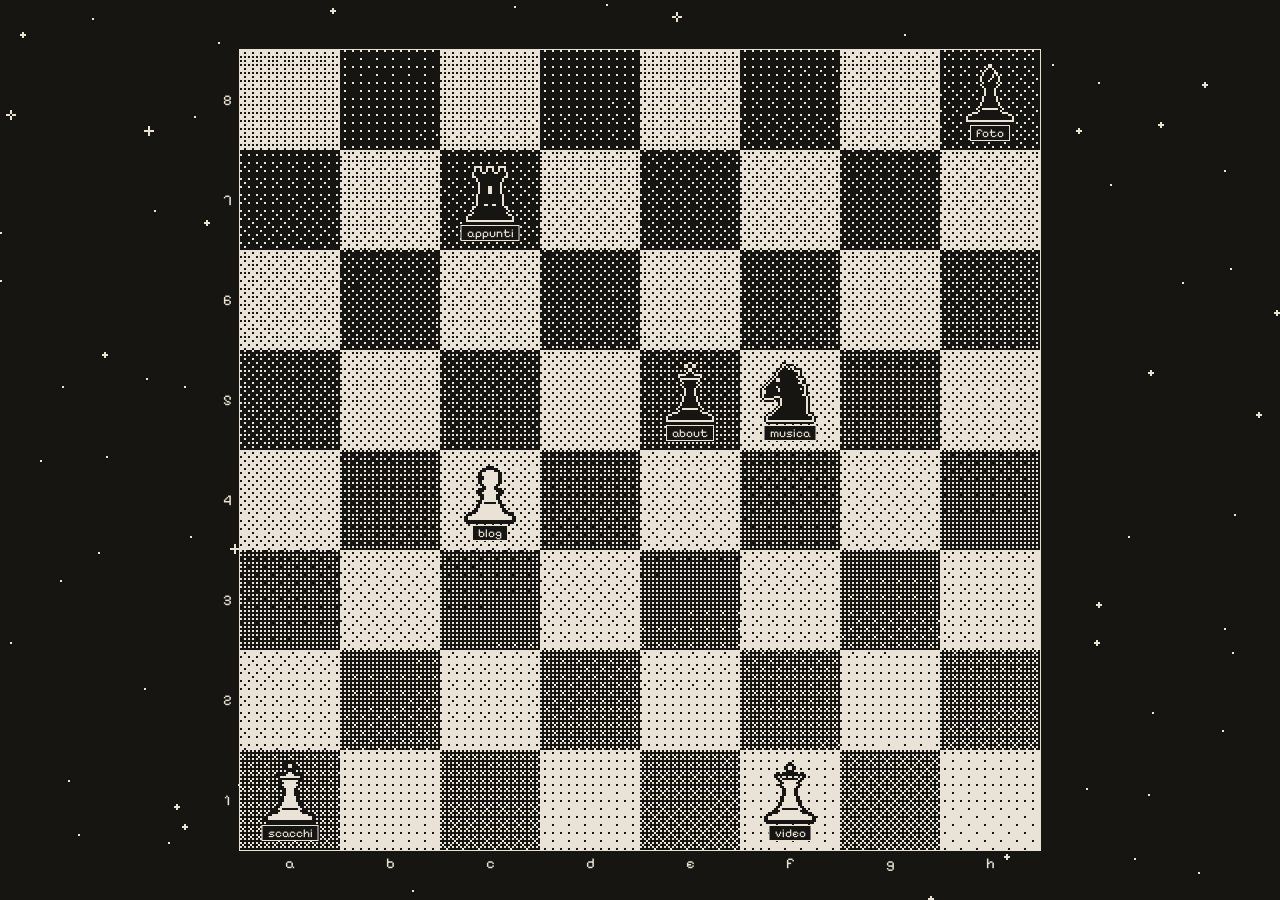
<file: index.html>
<!DOCTYPE html>
<html lang="it">
<head>
    <meta charset="UTF-8">
    <meta name="viewport" content="width=device-width, initial-scale=1.0">
    <title>Martino Cosci</title>
    <link rel="icon" href="data:,">
    <link rel="stylesheet" href="assets/style.css">
    <link rel="stylesheet" href="assets/board.css">
</head>
<body class="desk">
    <canvas id="fondo" aria-hidden="true"></canvas>
    <svg width="0" height="0" style="position:absolute" aria-hidden="true" focusable="false">
        <filter id="aspro" color-interpolation-filters="sRGB"><feComponentTransfer><feFuncA type="discrete" tableValues="0 0 1 1 1"/></feComponentTransfer></filter>
    </svg>
    <h1 class="sr">miti</h1>

    <main class="stage">
        <div class="frame">
            <div class="ranks" aria-hidden="true"></div>
            <div class="bd">
                <canvas id="cv" aria-hidden="true"></canvas>
                <div class="board" id="board" role="group" aria-label="scacchiera"></div>
            </div>
            <div class="files" aria-hidden="true"></div>
        </div>
        <noscript><p class="nojs">la scacchiera ha bisogno di javascript.</p></noscript>
    </main>

    <script src="data/blog.js"></script>
    <script src="data/musica.js"></script>
    <script src="data/scacchi.js"></script>
    <script src="data/appunti.js"></script>
    <script src="data/foto.js"></script>
    <script src="data/video.js"></script>
    <script src="data/about.js"></script>
    <script src="assets/render.js"></script>
    <script src="assets/posizione.js"></script>
    <script src="assets/board.js"></script>
</body>
</html>
</file>
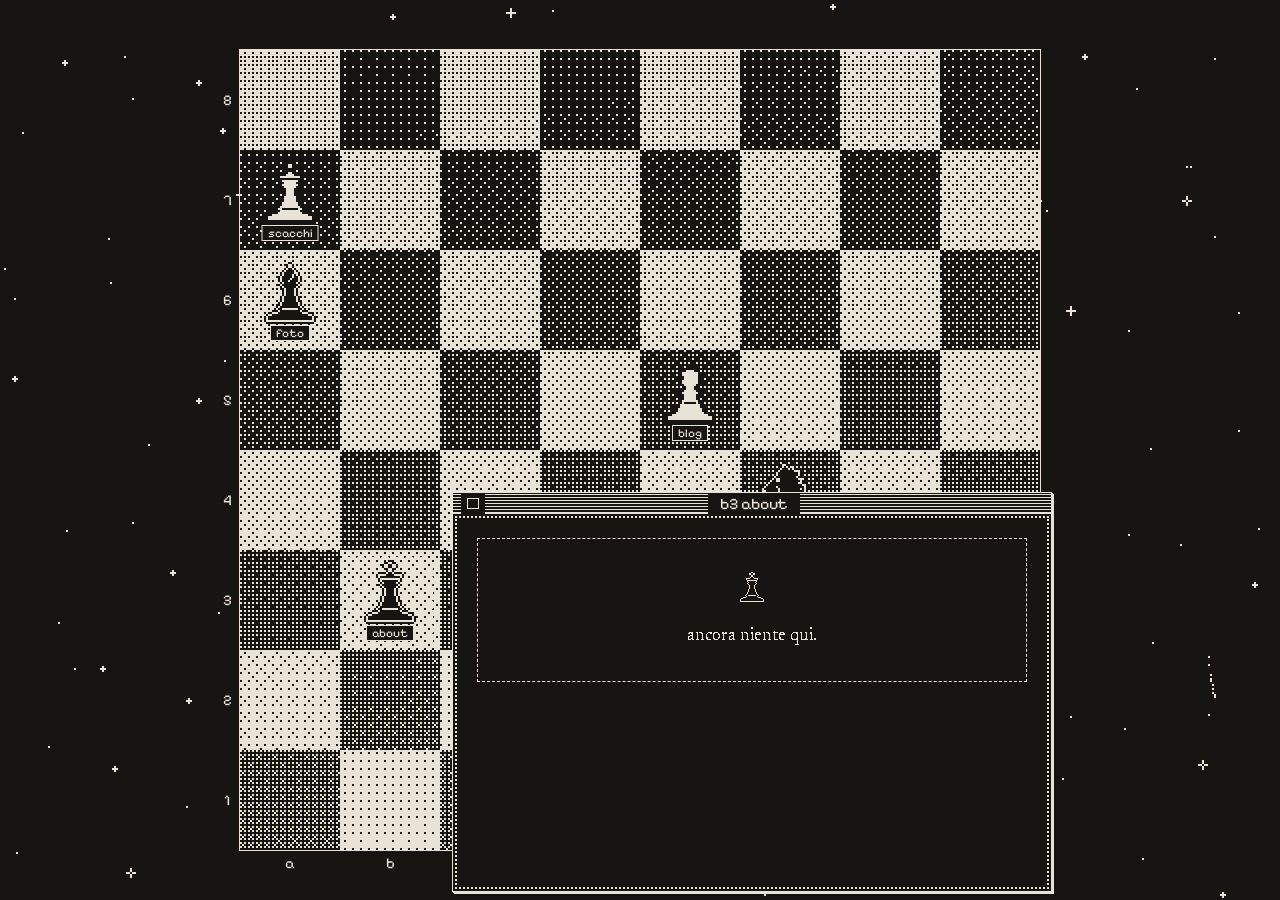
<file: about.html>
<!DOCTYPE html>
<html lang="it">
<head>
    <meta charset="UTF-8">
    <meta name="viewport" content="width=device-width, initial-scale=1.0">
    <title>about - miti</title>
    <noscript><meta http-equiv="refresh" content="0;url=index.html#about"></noscript>
    <script>location.replace("index.html#about");</script>
</head>
<body><a href="index.html#about">about</a></body>
</html>
</file>
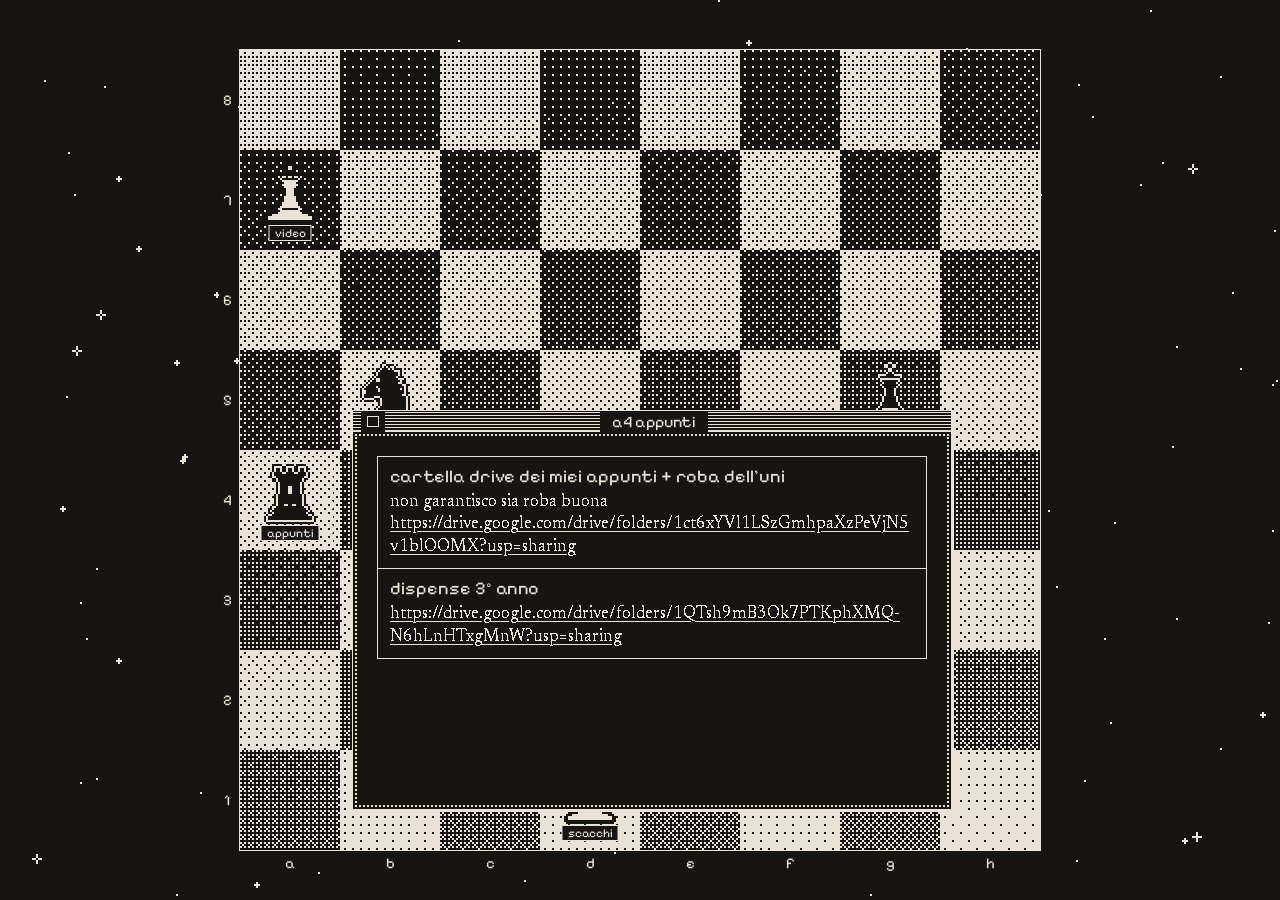
<file: appunti.html>
<!DOCTYPE html>
<html lang="it">
<head>
    <meta charset="UTF-8">
    <meta name="viewport" content="width=device-width, initial-scale=1.0">
    <title>appunti - miti</title>
    <noscript><meta http-equiv="refresh" content="0;url=index.html#appunti"></noscript>
    <script>location.replace("index.html#appunti");</script>
</head>
<body><a href="index.html#appunti">appunti</a></body>
</html>
</file>
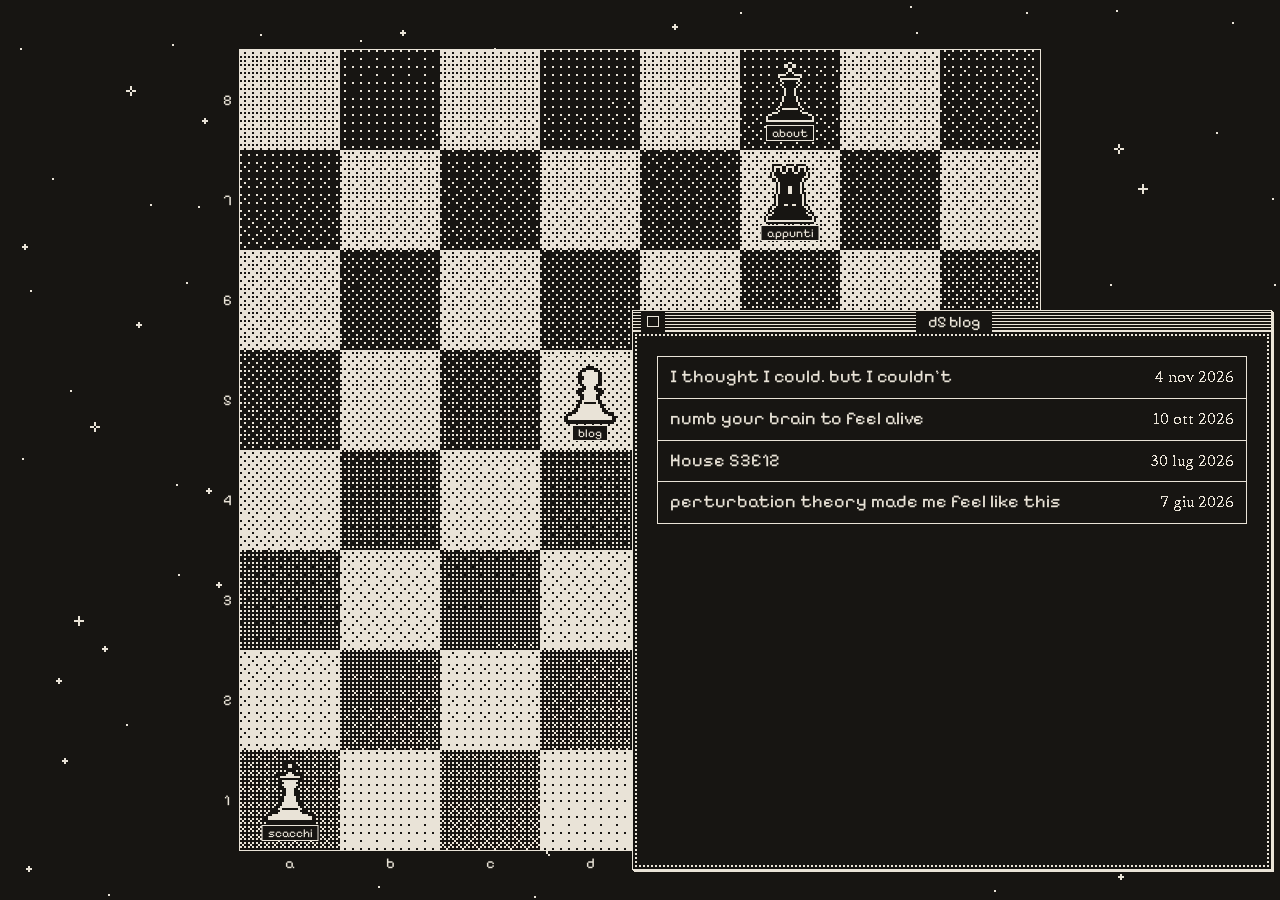
<file: blog.html>
<!DOCTYPE html>
<html lang="it">
<head>
    <meta charset="UTF-8">
    <meta name="viewport" content="width=device-width, initial-scale=1.0">
    <title>blog - miti</title>
    <noscript><meta http-equiv="refresh" content="0;url=index.html#blog"></noscript>
    <script>location.replace("index.html#blog");</script>
</head>
<body><a href="index.html#blog">blog</a></body>
</html>
</file>
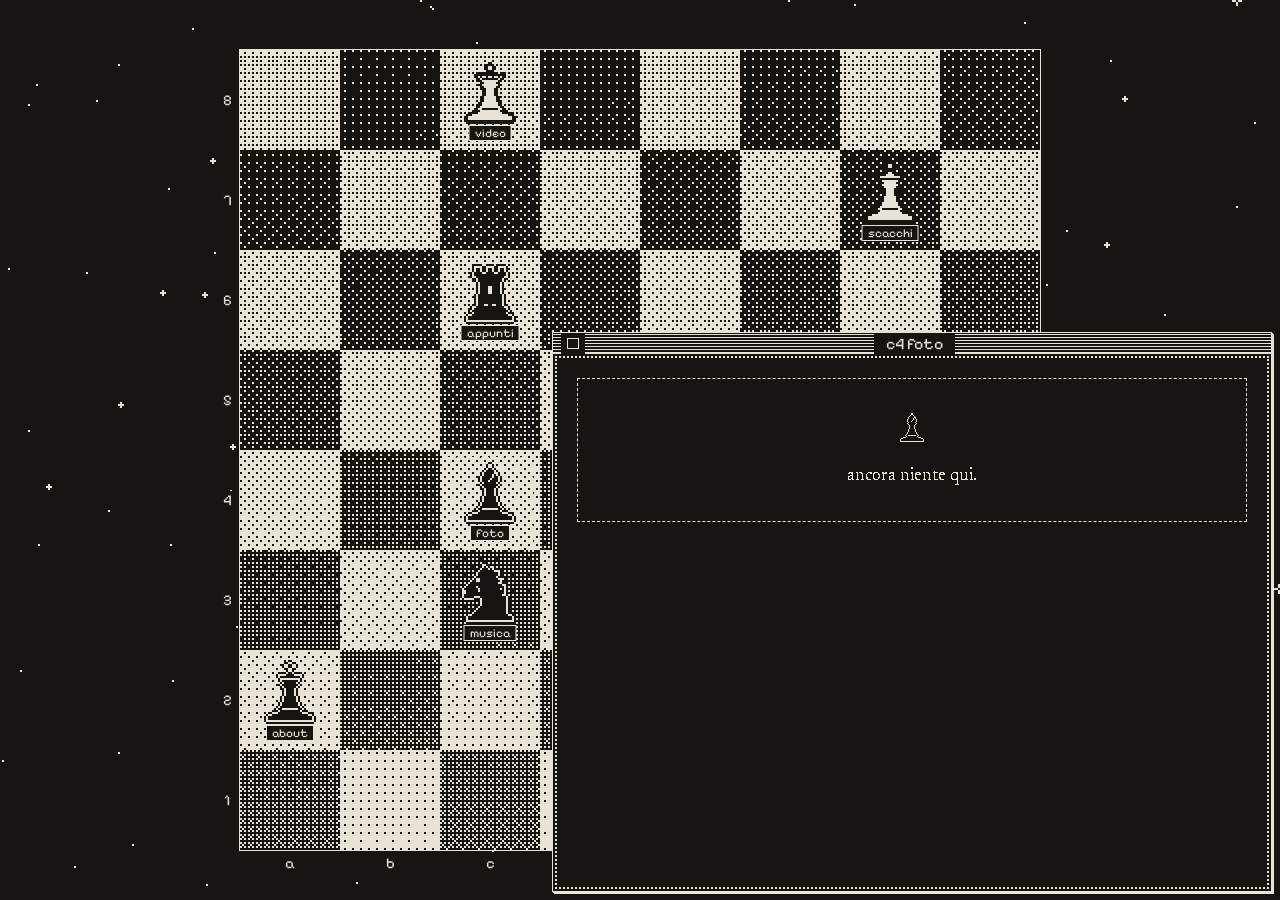
<file: foto.html>
<!DOCTYPE html>
<html lang="it">
<head>
    <meta charset="UTF-8">
    <meta name="viewport" content="width=device-width, initial-scale=1.0">
    <title>foto - miti</title>
    <noscript><meta http-equiv="refresh" content="0;url=index.html#foto"></noscript>
    <script>
        /* vecchio indirizzo foto.html?serie=nome -> index.html#foto/nome */
        var s = new URLSearchParams(location.search).get("serie");
        location.replace("index.html#foto" + (s ? "/" + encodeURIComponent(s) : ""));
    </script>
</head>
<body><a href="index.html#foto">foto</a></body>
</html>
</file>
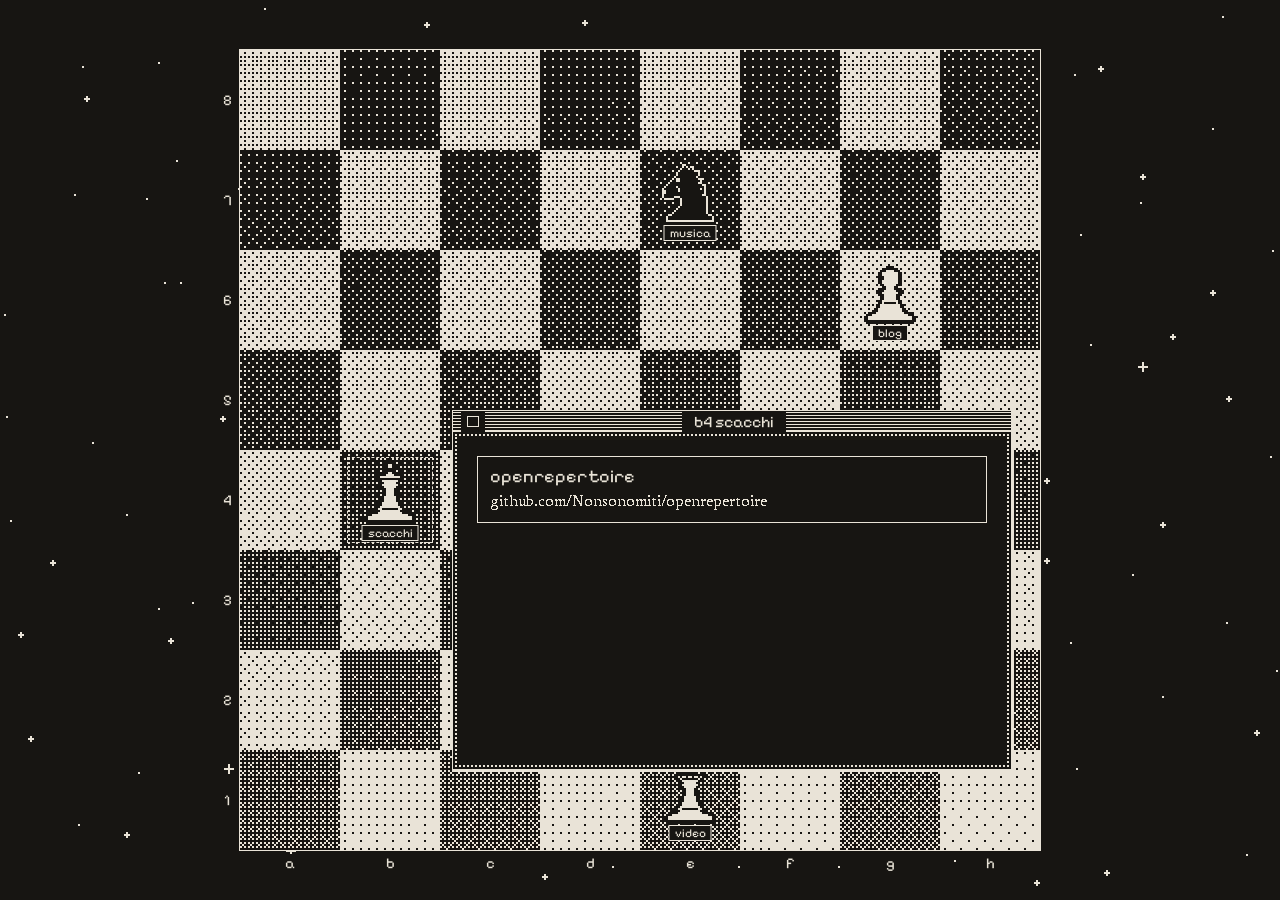
<file: scacchi.html>
<!DOCTYPE html>
<html lang="it">
<head>
    <meta charset="UTF-8">
    <meta name="viewport" content="width=device-width, initial-scale=1.0">
    <title>scacchi - miti</title>
    <noscript><meta http-equiv="refresh" content="0;url=index.html#scacchi"></noscript>
    <script>location.replace("index.html#scacchi");</script>
</head>
<body><a href="index.html#scacchi">scacchi</a></body>
</html>
</file>
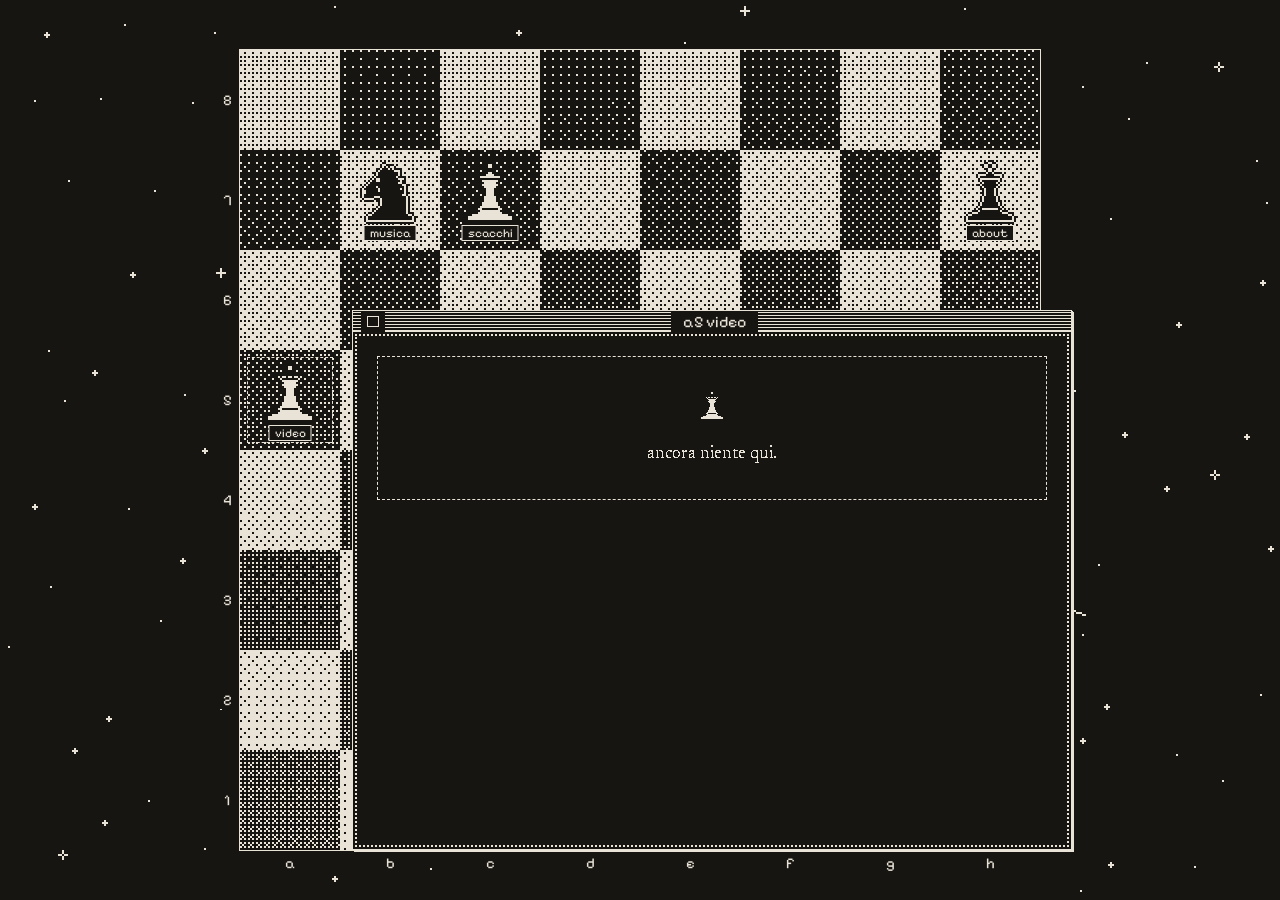
<file: video.html>
<!DOCTYPE html>
<html lang="it">
<head>
    <meta charset="UTF-8">
    <meta name="viewport" content="width=device-width, initial-scale=1.0">
    <title>video - miti</title>
    <noscript><meta http-equiv="refresh" content="0;url=index.html#video"></noscript>
    <script>location.replace("index.html#video");</script>
</head>
<body><a href="index.html#video">video</a></body>
</html>
</file>
<file: assets/style.css>
/* ============================================================
   BASE DEL SITO: font, i due colori, scala degli spazi.
   Un solo aspetto: crema su nero caldo.
   La scacchiera e le finestre sono in board.css; admin.html usa solo questo file.
   ============================================================ */

/* font ospitati nel sito (niente richieste a Google), licenza OFL:
   Pixelify Sans per tutto, Newsreader per il testo dei post */
@font-face {
    font-family: "Pixelify Sans";
    font-weight: 400;
    font-display: swap;
    src: url("fonts/pixelify.woff2") format("woff2");
}

@font-face {
    font-family: "Newsreader";
    font-style: normal;
    font-weight: 400;
    font-display: swap;
    src: url("fonts/newsreader.woff2") format("woff2");
}

:root {
    /* i due colori: --lt crema, --dk nero caldo. I pezzi li usano sempre cosi'. */
    --lt: #E9E3D7;
    --dk: #171512;

    /* inchiostro e carta */
    --ink: var(--lt);
    --paper: var(--dk);

    /* nomi usati da admin.html */
    --bg: var(--paper);
    --fg: var(--ink);
    --muted: color-mix(in srgb, var(--ink) 70%, var(--paper));
    --line: color-mix(in srgb, var(--ink) 35%, var(--paper));
    --accent: var(--ink);

    /* scala degli spazi: multipli di 4px */
    --s1: 4px;
    --s2: 8px;
    --s3: 12px;
    --s4: 16px;
    --s5: 24px;
    --s6: 32px;
    --s7: 48px;

    --pixel: "Pixelify Sans", ui-monospace, Menlo, monospace;
    --font: "Newsreader", Georgia, serif;

    color-scheme: dark;
}

* { box-sizing: border-box; }

body {
    max-width: 38rem;
    margin: 0 auto;
    padding: 3rem 1.25rem 6rem;
    background: var(--paper);
    color: var(--ink);
    font-family: var(--font);
    font-size: 1.125rem;
    line-height: 1.65;
}

::selection { background: var(--ink); color: var(--paper); }

a { color: inherit; text-decoration: none; }

:focus-visible { outline: 2px solid var(--ink); outline-offset: 2px; }

h1, h2 { font-weight: normal; text-wrap: balance; }

p { text-wrap: pretty; }
</file>
<file: assets/board.css>
/* ============================================================
   LA SCACCHIERA: 1 bit, due colori.
   board.js imposta --u (un "pixel" del disegno, in px dello schermo: 1 o 2,
   sempre un numero intero di pixel fisici), --sq (lato di una casa),
   --fs / --chip (font e altezza delle etichette) e --pt (aria sopra il pezzo).
   ============================================================ */

body.desk {
    --cw: 24px;                      /* margine con lettere e numeri */
    max-width: none;
    height: 100dvh;
    margin: 0;
    padding: 0;
    overflow: hidden;
    font-family: var(--pixel);
    font-size: 16px;
    line-height: 1.25;
    -webkit-font-smoothing: none;
    scrollbar-color: var(--ink) var(--paper);
}

.sr {
    position: absolute; width: 1px; height: 1px; overflow: hidden;
    clip-path: inset(50%); white-space: nowrap; margin: 0;
}

#fondo { position: fixed; inset: 0; image-rendering: pixelated; }
.stage { position: fixed; inset: 0; display: grid; place-items: center; }

/* ---------- scacchiera ---------- */
.frame {
    display: grid;
    grid-template: var(--cw) auto var(--cw) / var(--cw) auto var(--cw);
    font-size: 15px;
}

.ranks { grid-area: 2 / 1; display: grid; grid-template-rows: repeat(8, var(--sq)); padding-top: 1px; }
.files { grid-area: 3 / 2; display: grid; grid-template-columns: repeat(8, var(--sq)); padding-left: 1px; }
.ranks, .files { align-items: center; justify-items: center; }
.ranks span, .files span { padding: 0 var(--s1); background: var(--paper); }

.bd {
    grid-area: 2 / 2;
    position: relative;
    width: calc(8 * var(--sq));
    height: calc(8 * var(--sq));
    box-sizing: content-box;
    border: 1px solid var(--ink);
}

#cv { display: block; image-rendering: pixelated; }

.board { position: absolute; inset: 0; }

/* ---------- pezzi ---------- */
.piece {
    position: absolute;
    width: var(--sq); height: var(--sq);
    padding: 0; border: 0; border-radius: 0;
    background: none; color: var(--ink);
    font: inherit; font-size: var(--fs);
    cursor: pointer;
}

.pc {
    position: absolute; left: 50%; top: var(--pt);
    width: calc(32 * var(--u)); height: calc(32 * var(--u));
    margin-left: calc(-16 * var(--u));
    pointer-events: none;
}

.w .f { fill: var(--lt); }
.w .l { fill: var(--dk); }
.b .f { fill: var(--dk); }
.b .l { fill: var(--lt); }
.pc .r { fill: var(--dk); }

/* il nome: un'etichetta piena, sempre visibile */
.nome {
    position: absolute; left: 50%; bottom: var(--pt);
    transform: translateX(-50%);
    height: var(--chip); padding: 0 var(--pp);
    line-height: var(--chip); white-space: nowrap;
    background: var(--paper); color: var(--ink);
    box-shadow: 0 0 0 1px var(--ink);
}

/* sopra: la casa si svuota e prende una cornice, il pezzo si alza a scatti */
.piece:hover, .piece:focus-visible, .piece.on { outline: 1px solid var(--ink); outline-offset: calc(-4 * var(--u)); }
.piece:hover, .piece:focus-visible { background: var(--paper); }
.piece:focus-visible { outline-width: 2px; }
.piece.on { outline-style: dashed; }
.piece:hover .pc, .piece:focus-visible .pc { transform: translateY(calc(-2 * var(--u))); }
.piece:hover .nome, .piece:focus-visible .nome { background: var(--ink); color: var(--paper); }

/* ---------- finestre ---------- */
.win {
    position: fixed; z-index: 10;
    display: flex; flex-direction: column;
    background: var(--paper); color: var(--ink);
    border: 1px solid var(--ink);
    box-shadow: 1px 1px 0 var(--ink), 2px 2px 0 var(--ink);
    min-width: 0;
}

.titlebar {
    flex: none; height: 21px;
    display: flex; align-items: center;
    padding: 0 var(--s2);
    border-bottom: 1px solid var(--ink);
    cursor: default; touch-action: none;
}

.win.attiva .titlebar {
    background: repeating-linear-gradient(to bottom, var(--ink) 0 1px, var(--paper) 1px 3px);
    background-position: 0 1px;
}

.titolo {
    margin: 0 auto; padding: 0 var(--s3);
    font-size: 16px; font-weight: normal; line-height: 21px;
    background: var(--paper);
    position: relative; left: -10px; /* ricentra il titolo rispetto alla finestra */
}

.chiudi {
    flex: none; position: relative; z-index: 1;
    width: 24px; height: 21px; padding: 0;
    background: var(--paper); border: 0; cursor: pointer;
}
.chiudi::before { content: ""; position: absolute; inset: 5px 6px; border: 1px solid var(--ink); background: var(--paper); }
.chiudi:hover::before, .chiudi:focus-visible::before { background: var(--ink); }
.chiudi:focus-visible { outline-offset: -3px; }

.win-body {
    flex: 1; min-height: 0; overflow: auto;
    padding: var(--s5) var(--s5) var(--s6);
    overflow-wrap: anywhere;
    font-family: var(--font); font-size: 17px; line-height: 1.45;   /* testo: Newsreader; titoli, barre ed etichette restano a pixel */
    scrollbar-color: var(--ink) var(--paper);
}
.win-body:focus-visible { outline-offset: -4px; outline-style: dotted; }

/* il rettangolo tratteggiato che si allarga dalla casa alla finestra */
.zoom {
    position: fixed; z-index: 9999; pointer-events: none;
    border: 1px dashed var(--ink); outline: 1px dashed var(--paper);
}

.win-body a { text-decoration: underline; text-underline-offset: 3px; text-decoration-thickness: 1px; }
.win-body a:hover { background: var(--ink); color: var(--paper); text-decoration: none; }
.win-body h2, .t, .back, .win-body a.back { font-family: var(--pixel); }
.win-body h2 { margin: 0; font-size: 24px; line-height: 1.15; }
.win-body p { margin: 0; }

/* testo un po' ruvido: i bordi sfumati dei caratteri diventano accesi o spenti (filtro in index.html) */
.win-body :is(.n, .d, .meta, .url, .text, .empty p, figcaption, .empty-txt) { filter: url(#aspro); }

/* ---------- elenchi ---------- */
.rows { margin: 0; padding: 0; list-style: none; border: 1px solid var(--ink); }
.rows > li + li { border-top: 1px solid var(--ink); }

.item {
    display: grid; grid-template-columns: 1fr auto; align-items: baseline;
    gap: var(--s1) var(--s4);
    padding: var(--s2) var(--s3);
}
.win-body a.item { text-decoration: none; }
.win-body a.item:hover { background: var(--ink); color: var(--paper); }

.t { font-size: 18px; line-height: 1.25; text-wrap: balance; }
.d, .meta { font-size: 15px; text-align: right; white-space: nowrap; }
.n { grid-column: 1 / -1; line-height: 1.35; white-space: pre-line; }
.url { font-size: 15px; }
.vids {
    grid-column: 1 / -1; margin-top: var(--s2);
    display: grid; gap: var(--s3);
    grid-template-columns: repeat(auto-fill, minmax(min(12rem, 100%), 1fr));
}

.back, .win-body a.back {
    display: inline-block; margin-bottom: var(--s4);
    padding: var(--s1) var(--s3);
    border: 1px solid var(--ink); text-decoration: none;
    font-size: 15px;
}

/* ---------- post: l'unico testo in serif ---------- */
.post h2 { font-size: 24px; }
.post .meta { margin: var(--s2) 0 var(--s5); text-align: left; }
.post .text {
    max-width: 34em;
    font-family: var(--font); font-size: 18px; line-height: 1.6;
    white-space: pre-line;
}

/* ---------- foto ---------- */
.foto-indice { columns: 10rem; column-gap: var(--s4); }
.foto-item { margin: 0 0 var(--s4); break-inside: avoid; }
.foto-item img { display: block; width: 100%; height: auto; border: 1px solid var(--ink); }
.foto-item figcaption { margin-top: var(--s2); font-size: 15px; }
.serie-title { margin: 0 0 var(--s5) !important; }
.foto-serie { display: grid; gap: var(--s6); }
.foto-serie .foto-item { margin: 0; }
.foto-serie img { max-height: 70vh; object-fit: contain; }
.empty-txt { margin: 0; }

#lightbox[open] {
    display: flex; flex-direction: column; align-items: center; justify-content: center; gap: var(--s3);
    width: 100%; height: 100%; max-width: none; max-height: none; margin: 0; padding: var(--s4);
    border: 0; background: var(--paper); color: var(--ink);
    font-family: var(--pixel);
}
#lightbox img { max-width: 100%; max-height: calc(100% - var(--s6)); cursor: pointer; border: 1px solid var(--ink); }
#lightbox p { margin: 0; font-size: 15px; }

/* ---------- video ---------- */
.video-list { display: grid; grid-template-columns: repeat(auto-fill, minmax(min(16rem, 100%), 1fr)); gap: var(--s5) var(--s4); }
.video-item .t { margin: var(--s2) 0 0; }
.video-item .meta { margin: 0; text-align: left; }

.video-embed { position: relative; display: block; aspect-ratio: 16 / 9; background: var(--paper); border: 1px solid var(--ink); }
.video-embed img, .video-embed iframe { display: block; width: 100%; height: 100%; object-fit: cover; border: 0; }
.video-embed img { filter: grayscale(1) contrast(1.15); }
/* tasto play: quadrato con triangolo */
.video-embed[data-id]::before, .video-embed[data-id]::after { content: ""; position: absolute; inset: 0; margin: auto; }
.video-embed[data-id]::before { width: 48px; height: 36px; background: var(--paper); border: 1px solid var(--ink); box-shadow: 2px 2px 0 var(--ink); }
.video-embed[data-id]::after { width: 12px; height: 16px; translate: 2px 0; background: var(--ink); clip-path: polygon(0 0, 100% 50%, 0 100%); }
.video-embed[data-id]:hover::before { background: var(--ink); }
.video-embed[data-id]:hover::after { background: var(--paper); }
.win-body a.video-embed:hover { background: var(--paper); text-decoration: none; }
.video-embed:focus-visible { outline-offset: 4px; }

/* ---------- vuoto ---------- */
.empty {
    display: flex; flex-direction: column; align-items: center; gap: var(--s3);
    padding: var(--s6) var(--s4);
    border: 1px dashed var(--ink);
    text-align: center;
}
.empty .pc { position: static; margin: 0; width: 32px; height: 32px; }

.nojs { padding: var(--s4); }

/* ---------- telefono: finestre a tutto schermo, una alla volta ---------- */
@media (max-width: 720px) {
    body.desk { --cw: 16px; }
    .frame { grid-template: var(--cw) auto var(--cw) / 12px auto 12px; }
    .ranks span { padding: 0 2px; }
    .frame { font-size: 12px; }
    .win { inset: 0 !important; width: auto !important; height: auto !important; border-width: 0; box-shadow: none; z-index: 20 !important; }
    .titlebar { height: 40px; }
    .titolo { line-height: 40px; }
    .chiudi { width: 44px; height: 40px; }
    .chiudi::before { inset: 14px 16px; }
    .win-body { padding: var(--s4) var(--s4) var(--s6); }
    .back, .win-body a.back { padding: var(--s2) var(--s3); }
}
</file>
